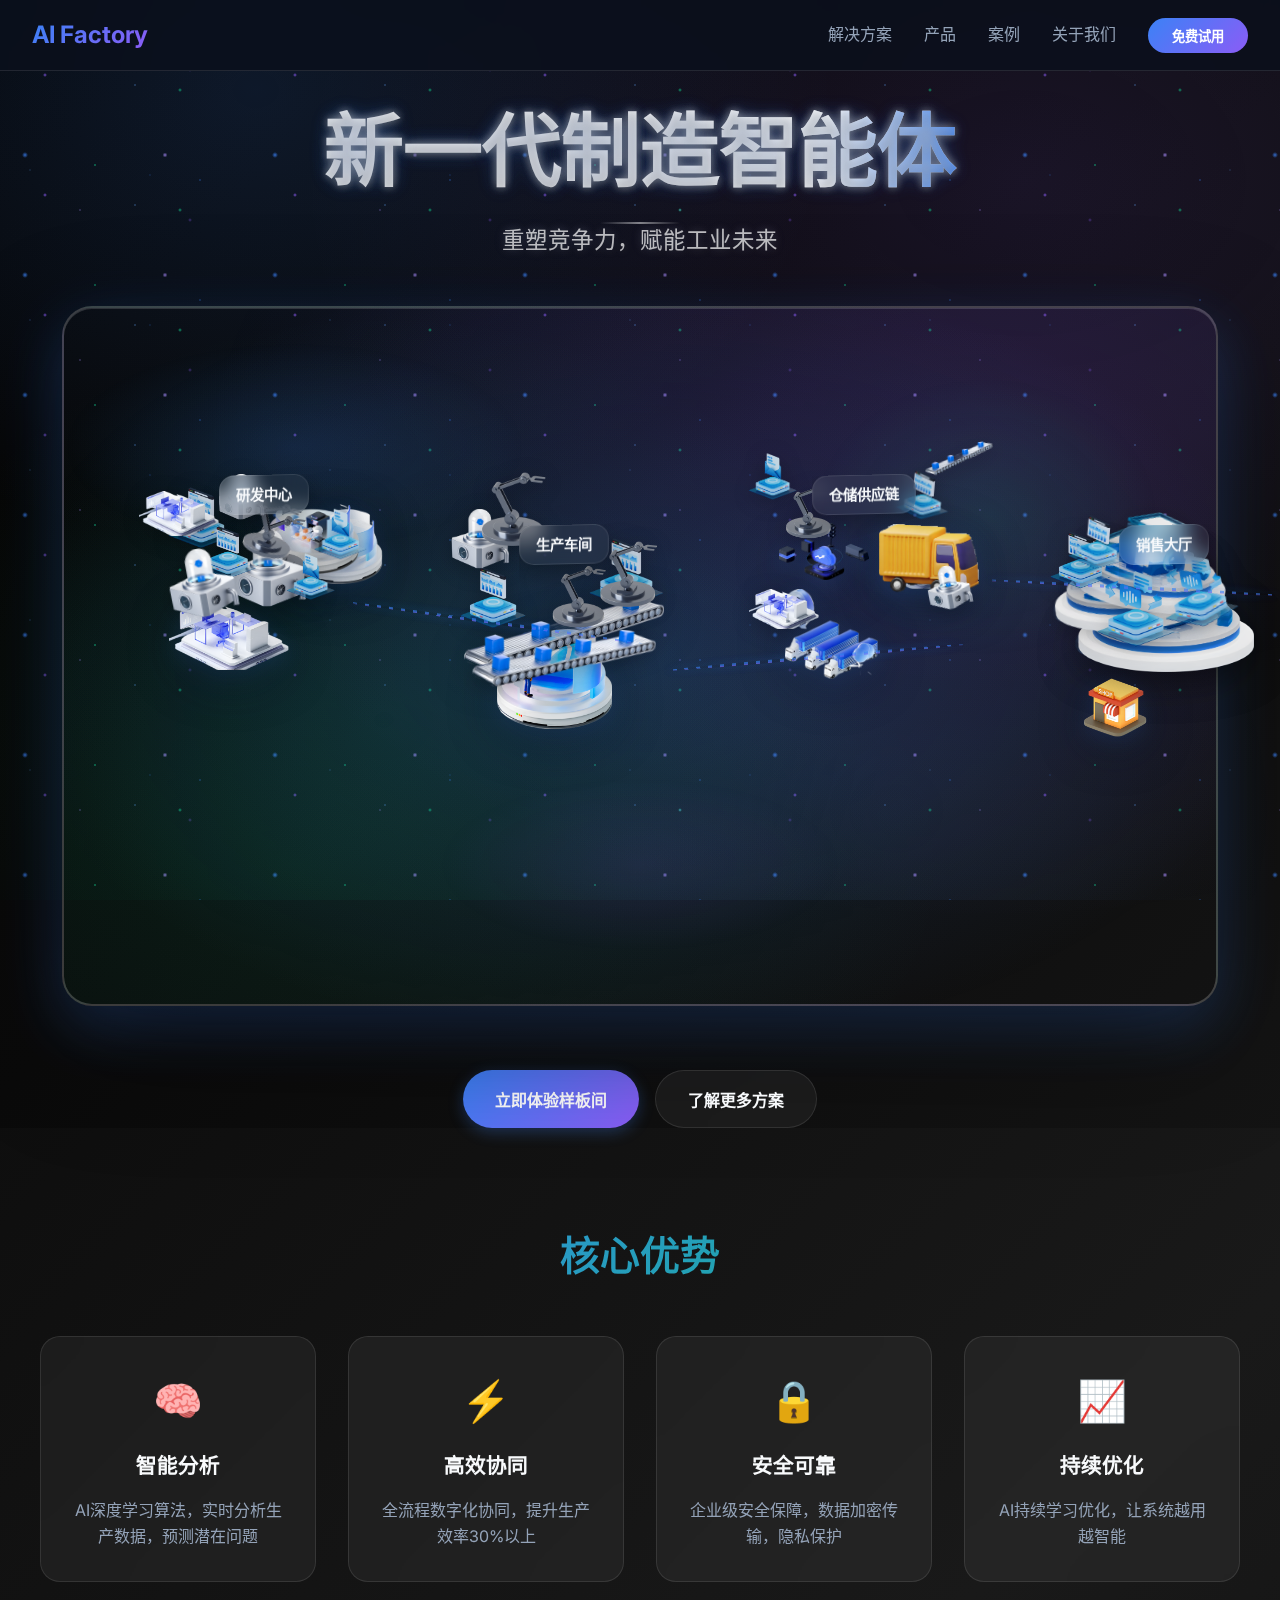
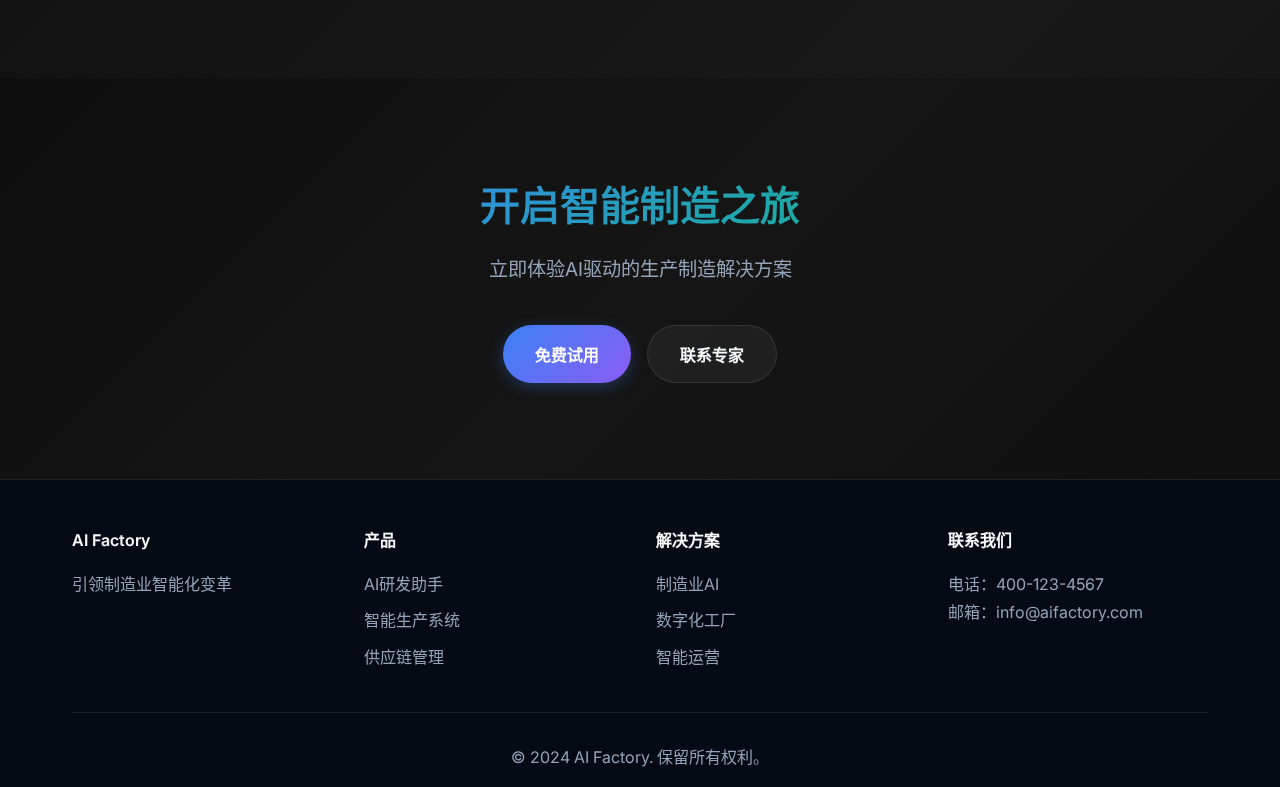
<file: index.html>
<!DOCTYPE html>
<html lang="zh-CN">
<head>
    <meta charset="UTF-8">
    <meta name="viewport" content="width=device-width, initial-scale=1.0">
    <title>生产制造AI解决方案 - 智能工厂2.5D展示</title>
    <link rel="stylesheet" href="styles.css">
    <link href="https://fonts.googleapis.com/css2?family=Inter:wght@300;400;500;600;700&display=swap" rel="stylesheet">
</head>
<body>
    <!-- 星空背景容器 -->
    <div class="starfield-background"></div>
    
    <!-- 主导航 -->
    <nav class="main-nav">
        <div class="nav-container">
            <div class="logo">
                <span class="logo-text">AI Factory</span>
            </div>
            <div class="nav-links">
                <a href="#solutions">解决方案</a>
                <a href="#products">产品</a>
                <a href="#cases">案例</a>
                <a href="#about">关于我们</a>
                <button class="cta-button">免费试用</button>
            </div>
        </div>
    </nav>

    <div class="main-container">
        <!-- 主要展示区域 - 样板间在第一屏 -->
        <section class="hero-showcase">
            <div class="hero-content">
                <h1 class="hero-title" data-text="新一代制造智能体">新一代制造智能体</h1>
                <p class="hero-slogan" data-text="重塑竞争力，赋能工业未来">重塑竞争力，赋能工业未来</p>
            </div>
            
            <!-- 2.5D样板间展示 - 核心位置 -->
            <div class="factory-container">
                <!-- 工厂地面 -->
                <div class="factory-floor"></div>
                
                <!-- 工厂环境光效 -->
                <div class="factory-ambient-light"></div>
            
            <!-- 研发区域 -->
            <div class="work-area research-area" data-area="research">
                <div class="area-label">研发中心</div>
                <!-- 办公桌组 -->
                <div class="office-desk-group">
                    <div class="desk desk-1"></div>
                    <div class="desk desk-2"></div>
                    <div class="desk-chair chair-1"></div>
                    <div class="desk-chair chair-2"></div>
                </div>
                <!-- 设计工作站 -->
                <div class="design-workstation">
                    <div class="large-monitor"></div>
                    <div class="cad-computer"></div>
                    <div class="drawing-tablet"></div>
                </div>
                <!-- 测试台 -->
                <div class="test-bench">
                    <div class="test-equipment"></div>
                    <div class="measuring-tools"></div>
                </div>
                <!-- 新增：机器人的手臂 -->
                <div class="robot-arm"></div>
                <!-- 新增：硬件测试台 -->
                <div class="hardware-test-bench"></div>
                <!-- 新增：数据看板 -->
                <div class="data-dashboard"></div>
                <!-- 新增：邮件系统 -->
                <div class="email-system"></div>
                <!-- 额外设计元素 -->
                <div class="design-workstation-copy design-extra-1"></div>
                <div class="test-bench-copy test-extra-1"></div>
                <!-- 新增：更多研发元素 -->
                <div class="data-dashboard data-dashboard-2"></div>
                <div class="email-system email-system-2"></div>
                <div class="hardware-test-bench hardware-test-bench-2"></div>
                <div class="robot-arm robot-arm-2"></div>
                <!-- 新增：实验室设备 -->
                <div class="lab-equipment lab-equipment-1"></div>
                <div class="lab-equipment lab-equipment-2"></div>
                <!-- 新增：研发工具 -->
                <div class="research-tools research-tools-1"></div>
                <div class="research-tools research-tools-2"></div>
                <!-- 人员 -->
                <div class="person engineer-1"></div>
                <div class="person engineer-2"></div>
                <div class="person researcher-1"></div>
                <div class="person researcher-2"></div>
                <!-- 交互元素 -->
                <div class="interactive-element design-button" 
                     data-ai="design-process" 
                     data-name="设计工艺管理助手" 
                     data-desc="智能工艺设计，优化生产流程，提供CAD/CAM集成、工艺参数优化、设计文档管理等功能">
                    <div class="element-highlight"></div>
                </div>
                <div class="interactive-element testing-button" 
                     data-ai="testing" 
                     data-name="测试助手" 
                     data-desc="智能测试分析，确保产品质量，提供自动化测试、数据分析、质量评估、测试报告生成等功能">
                    <div class="element-highlight"></div>
                </div>
            </div>

            <!-- 生产区域 -->
            <div class="work-area production-area" data-area="production">
                <div class="area-label">生产车间</div>
                <!-- 主要生产线 -->
                <div class="main-production-line">
                    <div class="conveyor-system"></div>
                    <div class="assembly-station station-1"></div>
                    <div class="assembly-station station-2"></div>
                    <div class="assembly-station station-3"></div>
                </div>
                <!-- 新增：工厂传送带 -->
                <div class="factory-conveyor"></div>
                <!-- 工业机器人 -->
                <div class="industrial-robot">
                    <div class="robot-base"></div>
                    <div class="robot-arm"></div>
                    <div class="robot-tool"></div>
                </div>
                <!-- 质检区 -->
                <div class="quality-control-area">
                    <div class="inspection-table"></div>
                    <div class="measurement-device"></div>
                </div>
                <!-- 额外生产元素 -->
                <div class="main-production-line-copy production-extra-1"></div>
                <div class="main-production-line-copy production-extra-2"></div>
                <!-- 新增：生产数据看板 -->
                <div class="production-dashboard"></div>
                <!-- 新增：更多生产元素 -->
                <div class="factory-conveyor factory-conveyor-2"></div>
                <div class="production-dashboard production-dashboard-2"></div>
                <!-- 新增：生产线设备 -->
                <div class="production-equipment production-equipment-1"></div>
                <div class="production-equipment production-equipment-2"></div>
                <!-- 新增：质检设备 -->
                <div class="quality-equipment quality-equipment-1"></div>
                <div class="quality-equipment quality-equipment-2"></div>
                <!-- 新增：机器人设备 -->
                <div class="industrial-robot industrial-robot-2"></div>
                <div class="industrial-robot industrial-robot-3"></div>
                <!-- 操作员 -->
                <div class="person operator-1"></div>
                <div class="person operator-2"></div>
                <div class="person quality-inspector"></div>
                <div class="person operator-3"></div>
                <div class="person operator-4"></div>
                <div class="person supervisor-1"></div>
                <!-- 交互元素 -->
                <div class="interactive-element scheduling-button" 
                     data-ai="production-scheduling" 
                     data-name="智能排产助手" 
                     data-desc="智能排产优化，提升生产效率，提供生产计划制定、设备调度、产能优化、交期预测等功能">
                    <div class="element-highlight"></div>
                </div>
                <div class="interactive-element quality-button" 
                     data-ai="quality-management" 
                     data-name="生产质量管理助手" 
                     data-desc="全面质量管理，保障产品品质，提供质量检测、问题分析、改进建议、质量追溯等功能">
                    <div class="element-highlight"></div>
                </div>
            </div>

            <!-- 供应链区域 -->
            <div class="work-area supply-area" data-area="supply">
                <div class="area-label">仓储供应链</div>
                <!-- 货架系统 -->
                <div class="warehouse-system">
                    <div class="storage-rack rack-1"></div>
                    <div class="storage-rack rack-2"></div>
                    <div class="storage-rack rack-3"></div>
                </div>
                <!-- 叉车和托盘 -->
                <div class="forklift-vehicle"></div>
                <div class="pallet-group">
                    <div class="pallet pallet-1"></div>
                    <div class="pallet pallet-2"></div>
                </div>
                <!-- 发货台 -->
                <div class="shipping-dock">
                    <div class="loading-platform"></div>
                    <div class="delivery-truck"></div>
                </div>
                <!-- 额外供应链元素 -->
                <div class="forklift-vehicle-copy supply-extra-1"></div>
                <div class="shipping-dock-copy supply-extra-2"></div>
                <!-- 新增：更多供应链元素 -->
                <div class="storage-rack rack-4"></div>
                <div class="storage-rack rack-5"></div>
                <div class="pallet pallet-3"></div>
                <div class="pallet pallet-4"></div>
                <div class="forklift-vehicle-copy forklift-2"></div>
                <div class="delivery-truck delivery-truck-2"></div>
                <!-- 新增：仓库设备 -->
                <div class="warehouse-equipment warehouse-equipment-1"></div>
                <div class="warehouse-equipment warehouse-equipment-2"></div>
                <!-- 新增：物流工具 -->
                <div class="logistics-tools logistics-tools-1"></div>
                <div class="logistics-tools logistics-tools-2"></div>
                <!-- 新增：填充空白区域 -->
                <div class="storage-rack rack-6"></div>
                <div class="storage-rack rack-7"></div>
                <div class="pallet pallet-5"></div>
                <div class="pallet pallet-6"></div>
                <div class="warehouse-equipment warehouse-equipment-3"></div>
                <div class="warehouse-equipment warehouse-equipment-4"></div>
                <div class="logistics-tools logistics-tools-3"></div>
                <div class="logistics-tools logistics-tools-4"></div>
                <div class="forklift-vehicle-copy forklift-3"></div>
                <div class="forklift-vehicle-copy forklift-4"></div>
                <div class="delivery-truck delivery-truck-3"></div>
                <div class="delivery-truck delivery-truck-4"></div>
                <!-- 仓库人员 -->
                <div class="person warehouse-worker-1"></div>
                <div class="person warehouse-worker-2"></div>
                <div class="person logistics-worker-1"></div>
                <div class="person logistics-worker-2"></div>
                <!-- 交互元素 -->
                <div class="interactive-element inventory-button" 
                     data-ai="inventory-warning" 
                     data-name="库存风险预警助手" 
                     data-desc="智能库存监控，预防断货风险，提供库存监控、需求预测、预警机制、补货建议等功能">
                    <div class="element-highlight"></div>
                </div>
                <div class="interactive-element logistics-button" 
                     data-ai="logistics" 
                     data-name="物流管理助手" 
                     data-desc="智能物流调度，优化配送效率，提供配送路线规划、运输调度、物流成本优化、实时跟踪等功能">
                    <div class="element-highlight"></div>
                </div>
            </div>

            <!-- 销售展示区域 -->
            <div class="work-area sales-area" data-area="sales">
                <div class="area-label">销售大厅</div>
                <!-- 产品展示台 -->
                <div class="product-display-area">
                    <div class="display-pedestal pedestal-1"></div>
                    <div class="display-pedestal pedestal-2"></div>
                    <div class="display-pedestal pedestal-3"></div>
                </div>
                <!-- 新增：商品展示 -->
                <div class="product-showcase"></div>
                <!-- 新增：客服中心 -->
                <div class="customer-service-center"></div>
                <!-- 新增：销售数据看板 -->
                <div class="sales-dashboard"></div>
                <!-- 会议桌 -->
                <div class="conference-table">
                    <div class="meeting-table"></div>
                    <div class="conference-chairs"></div>
                </div>
                <!-- 大屏展示 -->
                <div class="presentation-wall">
                    <div class="large-screen"></div>
                    <div class="control-panel"></div>
                </div>
                <!-- 新增：更多销售元素 -->
                <div class="product-showcase product-showcase-2"></div>
                <div class="customer-service-center customer-service-2"></div>
                <div class="sales-dashboard sales-dashboard-2"></div>
                <!-- 新增：展示柜台 -->
                <div class="display-counter display-counter-1"></div>
                <div class="display-counter display-counter-2"></div>
                <!-- 新增：销售工具 -->
                <div class="sales-tools sales-tools-1"></div>
                <div class="sales-tools sales-tools-2"></div>
                <!-- 新增：客户接待区 -->
                <div class="customer-lounge customer-lounge-1"></div>
                <div class="customer-lounge customer-lounge-2"></div>
                <!-- 新增：填充空白区域 -->
                <div class="product-showcase product-showcase-3"></div>
                <div class="product-showcase product-showcase-4"></div>
                <div class="customer-service-center customer-service-3"></div>
                <div class="customer-service-center customer-service-4"></div>
                <div class="sales-dashboard sales-dashboard-3"></div>
                <div class="sales-dashboard sales-dashboard-4"></div>
                <div class="display-counter display-counter-3"></div>
                <div class="display-counter display-counter-4"></div>
                <div class="sales-tools sales-tools-3"></div>
                <div class="sales-tools sales-tools-4"></div>
                <div class="customer-lounge customer-lounge-3"></div>
                <div class="customer-lounge customer-lounge-4"></div>
                <!-- 销售人员和客户 -->
                <div class="person sales-manager"></div>
                <div class="person client-1"></div>
                <div class="person client-2"></div>
                <div class="person sales-rep-1"></div>
                <div class="person sales-rep-2"></div>
                <div class="person client-3"></div>
                <!-- 交互元素 -->
                <div class="interactive-element intelligence-button" 
                     data-ai="customer-intelligence" 
                     data-name="客户情报助手" 
                     data-desc="深度客户分析，助力精准营销，提供客户行为分析、市场趋势分析、竞争对手情报、营销策略建议等功能">
                    <div class="element-highlight"></div>
                </div>
                <div class="interactive-element sales-service-button" 
                     data-ai="sales-service" 
                     data-name="产品销售客服" 
                     data-desc="智能客服服务，提升客户体验，提供产品咨询、订单处理、技术支持、售后服务等功能">
                    <div class="element-highlight"></div>
                </div>
            </div>

            <!-- 售后服务区域 -->
            <div class="work-area support-area" data-area="support">
                <div class="area-label">售服中心</div>
                <!-- 维修工作台 -->
                <div class="repair-workbench">
                    <div class="main-workbench"></div>
                    <div class="tool-cabinet"></div>
                    <div class="parts-storage"></div>
                </div>
                <!-- 客服台 -->
                <div class="customer-service-desk">
                    <div class="service-counter"></div>
                    <div class="computer-setup"></div>
                    <div class="phone-system"></div>
                </div>
                <!-- 新增：售后数据看板 -->
                <div class="support-dashboard"></div>
                <!-- 新增：售后邮件系统 -->
                <div class="support-email-system"></div>
                <!-- 培训区 -->
                <div class="training-corner">
                    <div class="training-table"></div>
                    <div class="instruction-board"></div>
                </div>
                <!-- 新增：更多售后元素 -->
                <div class="support-dashboard-copy support-dashboard-2"></div>
                <div class="support-email-system-copy support-email-2"></div>
                <div class="support-dashboard-copy support-dashboard-3"></div>
                <div class="support-email-system-copy support-email-3"></div>
                <!-- 新增：工具架 -->
                <div class="tool-rack tool-rack-1"></div>
                <div class="tool-rack tool-rack-2"></div>
                <!-- 新增：零件架 -->
                <div class="parts-shelf parts-shelf-1"></div>
                <div class="parts-shelf parts-shelf-2"></div>
                <!-- 新增：维修设备 -->
                <div class="repair-equipment repair-equipment-1"></div>
                <div class="repair-equipment repair-equipment-2"></div>
                <!-- 新增：客服工作台 -->
                <div class="service-workstation service-workstation-1"></div>
                <div class="service-workstation service-workstation-2"></div>
                <!-- 技术人员 -->
                <div class="person technician-1"></div>
                <div class="person technician-2"></div>
                <div class="person service-rep"></div>
                <div class="person technician-3"></div>
                <div class="person service-rep-2"></div>
                <!-- 交互元素 -->
                <div class="interactive-element repair-button" 
                     data-ai="repair-knowledge" 
                     data-name="设备维修知识助手" 
                     data-desc="智能维修指导，快速解决问题，提供设备故障诊断、维修指导、技术培训、知识库管理等功能">
                    <div class="element-highlight"></div>
                </div>
                <div class="interactive-element work-order-button" 
                     data-ai="work-order" 
                     data-name="工单管理助手" 
                     data-desc="智能工单处理，提升服务效率，提供工单创建、分配、跟踪、完成、统计分析等功能">
                    <div class="element-highlight"></div>
                </div>
            </div>

            <!-- 流程虚线连接 -->
            <div class="process-lines">
                <!-- 研发到生产：从机器人的手臂到工厂传送带 -->
                <div class="dashed-line line-1"></div>
                <!-- 生产到供应链：从工厂传送带到配送卡车 -->
                <div class="dashed-line line-2"></div>
                <!-- 供应链到销售：从配送卡车到商品展示 -->
                <div class="dashed-line line-3"></div>
                <!-- 销售到售后：从客服中心到售后数据看板 -->
                <div class="dashed-line line-4"></div>
            </div>
            
            <!-- 悬浮信息卡片 -->
            <div class="info-card" id="info-card">
                <div class="card-header">
                    <div class="card-avatar" id="card-avatar">
                        <img src="./UI素材/头像.png" alt="AI助手头像">
                    </div>
                    <div class="card-info">
                        <div class="card-title-row">
                            <h3 class="info-card-title" id="card-title"></h3>
                            <span class="card-tag" id="card-tag"></span>
                        </div>
                        <p class="info-card-desc" id="card-desc"></p>
                    </div>
                </div>
                <div class="card-features">
                    <h4 class="features-title">Agent特性</h4>
                    <ul class="features-list" id="features-list"></ul>
                </div>
                <a href="#" class="info-card-action" id="card-action">立即体验</a>
            </div>
        </div>

            </div>
            
            <!-- 操作按钮区域 -->
            <div class="hero-actions">
                <button class="primary-button">立即体验样板间</button>
                <button class="secondary-button">了解更多方案</button>
            </div>
        </section>

        <!-- 特性展示区域 -->
        <section class="features-section">
            <div class="features-container">
                <h2 class="section-title">核心优势</h2>
                <div class="features-grid">
                    <div class="feature-card">
                        <div class="feature-icon">🧠</div>
                        <h3>智能分析</h3>
                        <p>AI深度学习算法，实时分析生产数据，预测潜在问题</p>
                    </div>
                    <div class="feature-card">
                        <div class="feature-icon">⚡</div>
                        <h3>高效协同</h3>
                        <p>全流程数字化协同，提升生产效率30%以上</p>
                    </div>
                    <div class="feature-card">
                        <div class="feature-icon">🔒</div>
                        <h3>安全可靠</h3>
                        <p>企业级安全保障，数据加密传输，隐私保护</p>
                    </div>
                    <div class="feature-card">
                        <div class="feature-icon">📈</div>
                        <h3>持续优化</h3>
                        <p>AI持续学习优化，让系统越用越智能</p>
                    </div>
                </div>
            </div>
        </section>

        <!-- 联系我们区域 -->
        <section class="contact-section">
            <div class="contact-container">
                <h2 class="section-title">开启智能制造之旅</h2>
                <p class="contact-subtitle">立即体验AI驱动的生产制造解决方案</p>
                <div class="contact-buttons">
                    <button class="primary-button">免费试用</button>
                    <button class="secondary-button">联系专家</button>
                </div>
            </div>
        </section>

        <!-- AI助手信息卡片 -->
        <div class="ai-card" id="ai-card">
            <div class="card-header">
                <h4 id="ai-title"></h4>
                <button class="close-btn">&times;</button>
            </div>
            <div class="card-content">
                <p id="ai-description"></p>
                <div class="ai-features">
                    <h5>主要功能：</h5>
                    <ul id="ai-features-list"></ul>
                </div>
            </div>
        </div>
    </div>

    <!-- 页脚 -->
    <footer class="main-footer">
        <div class="footer-container">
            <div class="footer-content">
                <div class="footer-section">
                    <h4>AI Factory</h4>
                    <p>引领制造业智能化变革</p>
                </div>
                <div class="footer-section">
                    <h4>产品</h4>
                    <a href="#">AI研发助手</a>
                    <a href="#">智能生产系统</a>
                    <a href="#">供应链管理</a>
                </div>
                <div class="footer-section">
                    <h4>解决方案</h4>
                    <a href="#">制造业AI</a>
                    <a href="#">数字化工厂</a>
                    <a href="#">智能运营</a>
                </div>
                <div class="footer-section">
                    <h4>联系我们</h4>
                    <p>电话：400-123-4567</p>
                    <p>邮箱：info@aifactory.com</p>
                </div>
            </div>
            <div class="footer-bottom">
                <p>&copy; 2024 AI Factory. 保留所有权利。</p>
            </div>
        </div>
    </footer>

    <script src="script.js"></script>
</body>
</html>
</file>
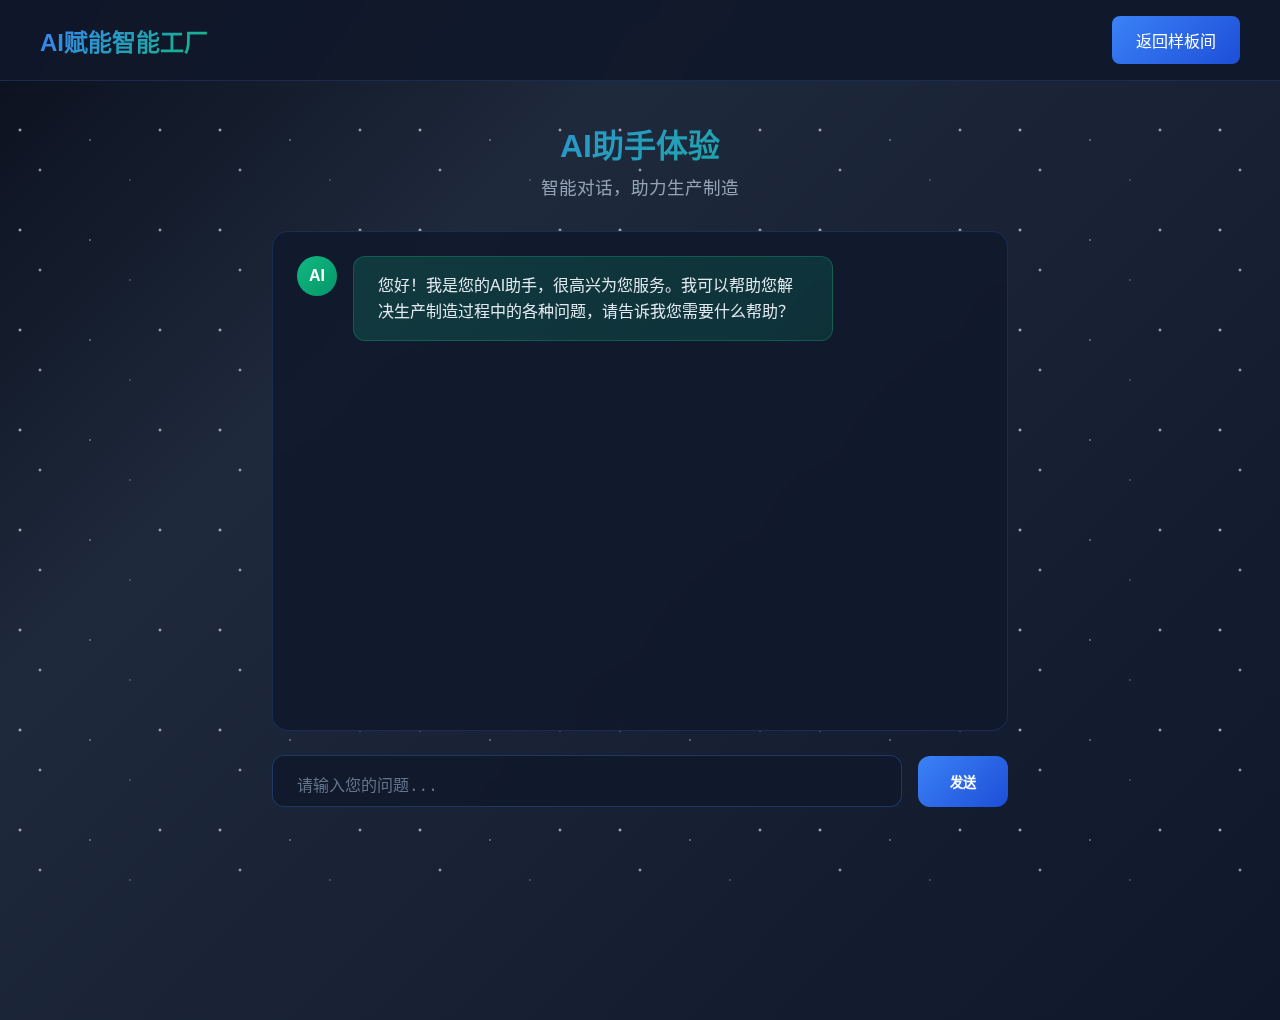
<file: chat.html>
<!DOCTYPE html>
<html lang="zh-CN">
<head>
    <meta charset="UTF-8">
    <meta name="viewport" content="width=device-width, initial-scale=1.0">
    <title>AI助手体验 - 生产制造样板间</title>
    <style>
        * {
            margin: 0;
            padding: 0;
            box-sizing: border-box;
        }

        body {
            font-family: 'PingFang SC', 'Microsoft YaHei', sans-serif;
            background: linear-gradient(135deg, #0a0f1c 0%, #1e293b 30%, #0f172a 100%);
            color: #e2e8f0;
            min-height: 100vh;
            overflow-x: hidden;
        }

        /* 星空背景 */
        body::before {
            content: '';
            position: fixed;
            top: 0;
            left: 0;
            width: 100%;
            height: 100%;
            background-image: 
                radial-gradient(2px 2px at 20px 30px, #eee, transparent),
                radial-gradient(2px 2px at 40px 70px, rgba(255,255,255,0.8), transparent),
                radial-gradient(1px 1px at 90px 40px, #fff, transparent),
                radial-gradient(1px 1px at 130px 80px, rgba(255,255,255,0.6), transparent),
                radial-gradient(2px 2px at 160px 30px, #ddd, transparent);
            background-repeat: repeat;
            background-size: 200px 100px;
            animation: stars 20s linear infinite;
            z-index: -1;
        }

        @keyframes stars {
            0% { transform: translateY(0); }
            100% { transform: translateY(-100px); }
        }

        /* 导航栏 */
        .nav-bar {
            background: rgba(15, 23, 42, 0.9);
            backdrop-filter: blur(20px);
            border-bottom: 1px solid rgba(59, 130, 246, 0.2);
            padding: 1rem 2rem;
            position: fixed;
            top: 0;
            left: 0;
            right: 0;
            z-index: 100;
        }

        .nav-content {
            display: flex;
            justify-content: space-between;
            align-items: center;
            max-width: 1200px;
            margin: 0 auto;
        }

        .nav-title {
            font-size: 1.5rem;
            font-weight: 600;
            background: linear-gradient(135deg, #3b82f6, #10b981);
            -webkit-background-clip: text;
            -webkit-text-fill-color: transparent;
            background-clip: text;
        }

        .back-btn {
            background: linear-gradient(135deg, #3b82f6, #1d4ed8);
            color: white;
            border: none;
            padding: 0.75rem 1.5rem;
            border-radius: 8px;
            font-weight: 500;
            cursor: pointer;
            transition: all 0.3s ease;
            text-decoration: none;
            display: inline-block;
        }

        .back-btn:hover {
            transform: translateY(-2px);
            box-shadow: 0 8px 25px rgba(59, 130, 246, 0.3);
        }

        /* 聊天容器 */
        .chat-container {
            max-width: 800px;
            margin: 120px auto 20px;
            padding: 0 2rem;
        }

        .chat-header {
            text-align: center;
            margin-bottom: 2rem;
        }

        .ai-title {
            font-size: 2rem;
            font-weight: 700;
            margin-bottom: 0.5rem;
            background: linear-gradient(135deg, #3b82f6, #10b981);
            -webkit-background-clip: text;
            -webkit-text-fill-color: transparent;
            background-clip: text;
        }

        .ai-subtitle {
            color: #94a3b8;
            font-size: 1.1rem;
        }

        /* 聊天区域 */
        .chat-area {
            background: rgba(15, 23, 42, 0.8);
            backdrop-filter: blur(20px);
            border: 1px solid rgba(59, 130, 246, 0.2);
            border-radius: 16px;
            height: 500px;
            overflow-y: auto;
            padding: 1.5rem;
            margin-bottom: 1.5rem;
        }

        .message {
            margin-bottom: 1.5rem;
            display: flex;
            align-items: flex-start;
            gap: 1rem;
        }

        .message.user {
            flex-direction: row-reverse;
        }

        .avatar {
            width: 40px;
            height: 40px;
            border-radius: 50%;
            display: flex;
            align-items: center;
            justify-content: center;
            font-weight: 600;
            flex-shrink: 0;
        }

        .avatar.user {
            background: linear-gradient(135deg, #3b82f6, #1d4ed8);
            color: white;
        }

        .avatar.ai {
            background: linear-gradient(135deg, #10b981, #059669);
            color: white;
        }

        .message-content {
            background: rgba(51, 65, 85, 0.6);
            padding: 1rem 1.5rem;
            border-radius: 12px;
            max-width: 70%;
            line-height: 1.6;
        }

        .message.user .message-content {
            background: linear-gradient(135deg, rgba(59, 130, 246, 0.2), rgba(29, 78, 216, 0.2));
            border: 1px solid rgba(59, 130, 246, 0.3);
        }

        .message.ai .message-content {
            background: linear-gradient(135deg, rgba(16, 185, 129, 0.2), rgba(5, 150, 105, 0.2));
            border: 1px solid rgba(16, 185, 129, 0.3);
        }

        /* 输入区域 */
        .input-area {
            display: flex;
            gap: 1rem;
            align-items: flex-end;
        }

        .message-input {
            flex: 1;
            background: rgba(15, 23, 42, 0.8);
            border: 1px solid rgba(59, 130, 246, 0.3);
            border-radius: 12px;
            padding: 1rem 1.5rem;
            color: #e2e8f0;
            font-size: 1rem;
            resize: none;
            min-height: 50px;
            max-height: 120px;
            backdrop-filter: blur(20px);
        }

        .message-input:focus {
            outline: none;
            border-color: #3b82f6;
            box-shadow: 0 0 0 3px rgba(59, 130, 246, 0.1);
        }

        .message-input::placeholder {
            color: #64748b;
        }

        .send-btn {
            background: linear-gradient(135deg, #3b82f6, #1d4ed8);
            color: white;
            border: none;
            padding: 1rem 2rem;
            border-radius: 12px;
            font-weight: 600;
            cursor: pointer;
            transition: all 0.3s ease;
            flex-shrink: 0;
        }

        .send-btn:hover {
            transform: translateY(-2px);
            box-shadow: 0 8px 25px rgba(59, 130, 246, 0.3);
        }

        .send-btn:disabled {
            opacity: 0.6;
            cursor: not-allowed;
            transform: none;
        }

        /* 滚动条样式 */
        .chat-area::-webkit-scrollbar {
            width: 6px;
        }

        .chat-area::-webkit-scrollbar-track {
            background: rgba(15, 23, 42, 0.3);
            border-radius: 3px;
        }

        .chat-area::-webkit-scrollbar-thumb {
            background: linear-gradient(135deg, #3b82f6, #10b981);
            border-radius: 3px;
        }

        .chat-area::-webkit-scrollbar-thumb:hover {
            background: linear-gradient(135deg, #1d4ed8, #059669);
        }

        @media (max-width: 768px) {
            .chat-container {
                padding: 0 1rem;
                margin-top: 100px;
            }
            
            .nav-content {
                padding: 0 1rem;
            }
            
            .message-content {
                max-width: 85%;
            }
        }
    </style>
</head>
<body>
    <!-- 导航栏 -->
    <nav class="nav-bar">
        <div class="nav-content">
            <div class="nav-title">AI赋能智能工厂</div>
            <a href="index.html" class="back-btn">返回样板间</a>
        </div>
    </nav>

    <!-- 聊天容器 -->
    <div class="chat-container">
        <div class="chat-header">
            <h1 class="ai-title" id="ai-name">AI助手体验</h1>
            <p class="ai-subtitle" id="ai-description">智能对话，助力生产制造</p>
        </div>

        <!-- 聊天区域 -->
        <div class="chat-area" id="chat-area">
            <div class="message ai">
                <div class="avatar ai">AI</div>
                <div class="message-content">
                    您好！我是您的AI助手，很高兴为您服务。我可以帮助您解决生产制造过程中的各种问题，请告诉我您需要什么帮助？
                </div>
            </div>
        </div>

        <!-- 输入区域 -->
        <div class="input-area">
            <textarea 
                class="message-input" 
                id="message-input"
                placeholder="请输入您的问题..."
                rows="1"
            ></textarea>
            <button class="send-btn" id="send-btn">发送</button>
        </div>
    </div>

    <script>
        // 获取页面参数
        const urlParams = new URLSearchParams(window.location.search);
        const aiType = urlParams.get('type') || 'default';
        const aiName = urlParams.get('name') || 'AI助手';

        // AI助手配置
        const aiConfigs = {
            'design-process': {
                name: '设计工艺管理助手',
                description: '智能工艺设计，优化生产流程',
                welcome: '您好！我是设计工艺管理助手。我可以帮助您进行产品设计、工艺规划、技术文档管理等工作。请告诉我您的设计需求。'
            },
            'testing': {
                name: '测试助手',
                description: '智能测试分析，确保产品质量',
                welcome: '您好！我是测试助手。我可以协助您进行产品测试、数据分析、质量评估等工作。请告诉我您的测试需求。'
            },
            'production-scheduling': {
                name: '智能排产助手',
                description: '智能排产优化，提升生产效率',
                welcome: '您好！我是智能排产助手。我可以帮助您进行生产计划制定、设备调度、产能优化等工作。请告诉我您的排产需求。'
            },
            'quality-management': {
                name: '生产质量管理助手',
                description: '全面质量管理，保障产品品质',
                welcome: '您好！我是生产质量管理助手。我可以协助您进行质量检测、问题分析、改进建议等工作。请告诉我您的质量管理需求。'
            },
            'inventory-warning': {
                name: '库存风险预警助手',
                description: '智能库存监控，预防断货风险',
                welcome: '您好！我是库存风险预警助手。我可以帮助您监控库存水平、预测需求、预警风险等工作。请告诉我您的库存管理需求。'
            },
            'logistics': {
                name: '物流管理助手',
                description: '智能物流调度，优化配送效率',
                welcome: '您好！我是物流管理助手。我可以协助您进行配送路线规划、运输调度、物流成本优化等工作。请告诉我您的物流需求。'
            },
            'customer-intelligence': {
                name: '客户情报助手',
                description: '深度客户分析，助力精准营销',
                welcome: '您好！我是客户情报助手。我可以帮助您分析客户行为、市场趋势、竞争对手情报等工作。请告诉我您的客户分析需求。'
            },
            'sales-service': {
                name: '产品销售客服',
                description: '智能客服服务，提升客户体验',
                welcome: '您好！我是产品销售客服。我可以帮助您解答产品问题、处理订单、提供技术支持等服务。请告诉我您的需求。'
            },
            'repair-knowledge': {
                name: '设备维修知识助手',
                description: '智能维修指导，快速解决问题',
                welcome: '您好！我是设备维修知识助手。我可以帮助您进行设备故障诊断、维修指导、技术培训等工作。请告诉我您的维修需求。'
            },
            'work-order': {
                name: '工单管理助手',
                description: '智能工单处理，提升服务效率',
                welcome: '您好！我是工单管理助手。我可以帮助您进行工单创建、分配、跟踪、完成等工作。请告诉我您的工单管理需求。'
            }
        };

        // 设置页面标题和描述
        const config = aiConfigs[aiType] || aiConfigs['default'];
        document.getElementById('ai-name').textContent = config.name;
        document.getElementById('ai-description').textContent = config.description;

        // 更新欢迎消息
        const welcomeMessage = document.querySelector('.message.ai .message-content');
        welcomeMessage.textContent = config.welcome;

        // 聊天功能
        const chatArea = document.getElementById('chat-area');
        const messageInput = document.getElementById('message-input');
        const sendBtn = document.getElementById('send-btn');

        // 自动调整输入框高度
        messageInput.addEventListener('input', function() {
            this.style.height = 'auto';
            this.style.height = Math.min(this.scrollHeight, 120) + 'px';
        });

        // 发送消息
        function sendMessage() {
            const message = messageInput.value.trim();
            if (!message) return;

            // 添加用户消息
            addMessage(message, 'user');
            messageInput.value = '';
            messageInput.style.height = 'auto';

            // 模拟AI回复
            setTimeout(() => {
                const responses = [
                    '我理解您的需求，让我为您分析一下...',
                    '这是一个很好的问题，根据我的分析...',
                    '基于当前的系统数据，我建议...',
                    '我已经为您准备好了解决方案...',
                    '这个问题我可以帮您解决，具体步骤是...'
                ];
                const randomResponse = responses[Math.floor(Math.random() * responses.length)];
                addMessage(randomResponse, 'ai');
            }, 1000);
        }

        // 添加消息到聊天区域
        function addMessage(content, type) {
            const messageDiv = document.createElement('div');
            messageDiv.className = `message ${type}`;
            
            messageDiv.innerHTML = `
                <div class="avatar ${type}">${type === 'user' ? '我' : 'AI'}</div>
                <div class="message-content">${content}</div>
            `;
            
            chatArea.appendChild(messageDiv);
            chatArea.scrollTop = chatArea.scrollHeight;
        }

        // 事件监听
        sendBtn.addEventListener('click', sendMessage);
        messageInput.addEventListener('keypress', function(e) {
            if (e.key === 'Enter' && !e.shiftKey) {
                e.preventDefault();
                sendMessage();
            }
        });

        // 回车发送，Shift+回车换行
        messageInput.addEventListener('keydown', function(e) {
            if (e.key === 'Enter' && !e.shiftKey) {
                e.preventDefault();
                sendMessage();
            }
        });
    </script>
</body>
</html>
</file>
<file: styles.css>
/* ===== 重置和基础样式 ===== */
* {
    margin: 0;
    padding: 0;
    box-sizing: border-box;
}

:root {
    --primary-blue: #3b82f6;
    --primary-purple: #8b5cf6;
    --primary-green: #10b981;
    --bg-dark: #0a0f1c;
    --bg-darker: #050a14;
    --text-light: #f8fafc;
    --text-gray: #94a3b8;
    --text-dark: #1e293b;
    --accent-blue: #60a5fa;
    --accent-purple: #a78bfa;
    --glass-bg: rgba(255, 255, 255, 0.05);
    --glass-border: rgba(255, 255, 255, 0.1);
}

html {
    scroll-behavior: smooth;
}

body {
    font-family: 'Inter', 'Microsoft YaHei', sans-serif;
    background: linear-gradient(135deg, #050505 0%, #0a0a0a 30%, #151515 70%, #0d0d0d 100%);
    color: var(--text-light);
    overflow-x: hidden;
    line-height: 1.6;
}

/* ===== 星空背景效果 ===== */
.starfield-background {
    position: fixed;
    top: 0;
    left: 0;
    width: 100%;
    height: 100%;
    z-index: -2;
    background: 
        radial-gradient(ellipse at 20% 10%, rgba(59, 130, 246, 0.15) 0%, transparent 40%),
        radial-gradient(ellipse at 80% 20%, rgba(139, 92, 246, 0.12) 0%, transparent 50%),
        radial-gradient(ellipse at 30% 80%, rgba(16, 185, 129, 0.1) 0%, transparent 40%),
        radial-gradient(ellipse at 70% 90%, rgba(96, 165, 250, 0.08) 0%, transparent 30%);
}

.starfield-background::before {
    content: '';
    position: absolute;
    top: 0;
    left: 0;
    width: 100%;
    height: 100%;
    background-image: 
        radial-gradient(3px 3px at 25px 35px, #3b82f6, transparent),
        radial-gradient(2px 2px at 45px 75px, #8b5cf6, transparent),
        radial-gradient(1.5px 1.5px at 95px 45px, #10b981, transparent),
        radial-gradient(1px 1px at 135px 85px, #60a5fa, transparent),
        radial-gradient(2.5px 2.5px at 165px 35px, #a78bfa, transparent),
        radial-gradient(1px 1px at 200px 60px, #3b82f6, transparent),
        radial-gradient(2px 2px at 180px 90px, #10b981, transparent);
    background-repeat: repeat;
    background-size: 250px 120px;
    animation: starfield-fast 8s linear infinite;
    opacity: 0.8;
}

.starfield-background::after {
    content: '';
    position: absolute;
    top: 0;
    left: 0;
    width: 100%;
    height: 100%;
    background-image: 
        radial-gradient(1px 1px at 30px 20px, #60a5fa, transparent),
        radial-gradient(1.5px 1.5px at 80px 60px, #a78bfa, transparent),
        radial-gradient(1px 1px at 150px 25px, #3b82f6, transparent),
        radial-gradient(2px 2px at 190px 70px, #8b5cf6, transparent);
    background-repeat: repeat;
    background-size: 300px 150px;
    animation: starfield-slow 15s linear infinite;
    opacity: 0.4;
}

@keyframes starfield-fast {
    0% { transform: translateY(0) translateX(0); }
    100% { transform: translateY(-120px) translateX(-30px); }
}

@keyframes starfield-slow {
    0% { transform: translateY(0) translateX(0); }
    100% { transform: translateY(-150px) translateX(20px); }
}

@keyframes starfield {
    0% { transform: translateY(0); }
    100% { transform: translateY(-100px); }
}

/* ===== 主导航样式 ===== */
.main-nav {
    position: fixed;
    top: 0;
    left: 0;
    right: 0;
    z-index: 1000;
    backdrop-filter: blur(20px);
    background: rgba(10, 15, 28, 0.8);
    border-bottom: 1px solid var(--glass-border);
}

.nav-container {
    max-width: 1400px;
    margin: 0 auto;
    padding: 0 2rem;
    display: flex;
    align-items: center;
    justify-content: space-between;
    height: 70px;
}

.logo-text {
    font-size: 1.5rem;
    font-weight: 700;
    background: linear-gradient(135deg, var(--primary-blue), var(--primary-purple));
    -webkit-background-clip: text;
    -webkit-text-fill-color: transparent;
    background-clip: text;
}

.nav-links {
    display: flex;
    align-items: center;
    gap: 2rem;
}

.nav-links a {
    color: var(--text-gray);
    text-decoration: none;
    font-weight: 500;
    transition: color 0.3s ease;
}

.nav-links a:hover {
    color: var(--text-light);
}

.cta-button {
    background: linear-gradient(135deg, var(--primary-blue), var(--primary-purple));
    color: white;
    border: none;
    padding: 0.5rem 1.5rem;
    border-radius: 25px;
    font-weight: 600;
    cursor: pointer;
    transition: transform 0.3s ease, box-shadow 0.3s ease;
}

.cta-button:hover {
    transform: translateY(-2px);
    box-shadow: 0 10px 25px rgba(59, 130, 246, 0.3);
}

/* ===== 主容器 ===== */
.main-container {
    padding-top: 70px;
}

/* ===== 主要展示区域 ===== */
.hero-showcase {
    min-height: 100vh;
    display: flex;
    flex-direction: column;
    align-items: center;
    justify-content: center;
    position: relative;
    padding: 2rem;
    gap: 2rem;
}

.hero-content {
    max-width: 800px;
    z-index: 10;
    text-align: center;
    margin-bottom: 1rem;
}

.hero-title {
    font-size: clamp(3.5rem, 8vw, 5rem);
    font-weight: 800;
    margin-bottom: 1.5rem;
    line-height: 1.2;
    letter-spacing: -1px;
    position: relative;
    color: rgba(255, 255, 255, 0.9);
    text-shadow: 
        0 0 10px rgba(255, 255, 255, 0.3),
        0 0 20px rgba(59, 130, 246, 0.2),
        0 2px 8px rgba(0, 0, 0, 0.3);
}

.hero-title::after {
    content: attr(data-text);
    position: absolute;
    top: 0;
    left: 0;
    right: 0;
    bottom: 0;
    background: linear-gradient(90deg, 
        transparent 0%, 
        transparent 20%, 
        rgba(255, 255, 255, 0.3) 30%, 
        rgba(255, 255, 255, 0.9) 40%, 
        rgba(59, 130, 246, 0.9) 50%, 
        rgba(255, 255, 255, 0.9) 60%, 
        rgba(255, 255, 255, 0.3) 70%, 
        transparent 80%, 
        transparent 100%);
    background-size: 200% 100%;
    background-clip: text;
    -webkit-background-clip: text;
    -webkit-text-fill-color: transparent;
    animation: light-sweep 4s ease-in-out infinite;
}

.hero-slogan {
    font-size: 1.4rem;
    color: rgba(255, 255, 255, 0.7);
    font-weight: 400;
    line-height: 1.6;
    margin: 0 auto;
    max-width: 600px;
    letter-spacing: 1px;
    text-shadow: 
        0 0 8px rgba(255, 255, 255, 0.2),
        0 0 16px rgba(59, 130, 246, 0.1),
        0 2px 6px rgba(0, 0, 0, 0.3);
    position: relative;
}

.hero-slogan::after {
    content: attr(data-text);
    position: absolute;
    top: 0;
    left: 0;
    right: 0;
    bottom: 0;
    background: linear-gradient(90deg, 
        transparent 0%, 
        transparent 25%, 
        rgba(255, 255, 255, 0.2) 35%, 
        rgba(255, 255, 255, 0.7) 45%, 
        rgba(59, 130, 246, 0.7) 50%, 
        rgba(255, 255, 255, 0.7) 55%, 
        rgba(255, 255, 255, 0.2) 65%, 
        transparent 75%, 
        transparent 100%);
    background-size: 200% 100%;
    background-clip: text;
    -webkit-background-clip: text;
    -webkit-text-fill-color: transparent;
    animation: light-sweep 5s ease-in-out infinite;
}

.hero-slogan::after {
    content: '';
    position: absolute;
    bottom: -15px;
    left: 50%;
    transform: translateX(-50%);
    width: 80px;
    height: 2px;
    background: linear-gradient(90deg, transparent, rgba(255, 255, 255, 0.6), transparent);
    opacity: 0.8;
    animation: shine 4s linear infinite;
}

@keyframes shine {
    0% {
        background-position: 100%;
    }
    100% {
        background-position: -100%;
    }
}

@keyframes light-sweep {
    0% {
        background-position: -200%;
        filter: drop-shadow(0 0 5px rgba(59, 130, 246, 0.3));
    }
    25% {
        filter: drop-shadow(0 0 15px rgba(59, 130, 246, 0.8));
    }
    50% {
        background-position: 0%;
        filter: drop-shadow(0 0 20px rgba(59, 130, 246, 1));
    }
    75% {
        filter: drop-shadow(0 0 15px rgba(59, 130, 246, 0.8));
    }
    100% {
        background-position: 200%;
        filter: drop-shadow(0 0 5px rgba(59, 130, 246, 0.3));
    }
}

.hero-actions {
    display: flex;
    gap: 1rem;
    justify-content: center;
    flex-wrap: wrap;
    margin-top: 2rem;
    z-index: 10;
}

.primary-button {
    background: linear-gradient(135deg, var(--primary-blue), var(--primary-purple));
    color: white;
    border: none;
    padding: 1rem 2rem;
    border-radius: 50px;
    font-size: 1rem;
    font-weight: 600;
    cursor: pointer;
    transition: all 0.3s ease;
    box-shadow: 0 4px 15px rgba(59, 130, 246, 0.3);
}

.primary-button:hover {
    transform: translateY(-3px);
    box-shadow: 0 8px 25px rgba(59, 130, 246, 0.4);
}

.secondary-button {
    background: var(--glass-bg);
    color: var(--text-light);
    border: 1px solid var(--glass-border);
    padding: 1rem 2rem;
    border-radius: 50px;
    font-size: 1rem;
    font-weight: 600;
    cursor: pointer;
    transition: all 0.3s ease;
    backdrop-filter: blur(10px);
}

.secondary-button:hover {
    background: rgba(255, 255, 255, 0.1);
    transform: translateY(-2px);
}

/* ===== 通用区域标题 ===== */
.section-title {
    font-size: 2.5rem;
    font-weight: 700;
    margin-bottom: 1rem;
    background: linear-gradient(135deg, var(--primary-blue), var(--primary-green));
    -webkit-background-clip: text;
    -webkit-text-fill-color: transparent;
    background-clip: text;
}

/* ===== 工厂容器 ===== */
.factory-container {
    position: relative;
    width: 95%;
    max-width: 1600px;
    height: 700px;
    transform-style: preserve-3d;
    transform: perspective(2000px) rotateX(12deg) rotateY(-3deg);
    margin: 0 auto;
    background: 
        radial-gradient(ellipse at center, rgba(59, 130, 246, 0.2) 0%, transparent 80%),
        radial-gradient(ellipse at 80% 20%, rgba(139, 92, 246, 0.15) 0%, transparent 60%),
        radial-gradient(ellipse at 20% 80%, rgba(16, 185, 129, 0.1) 0%, transparent 50%);
    border-radius: 30px;
    overflow: visible;
    box-shadow: 
        0 40px 120px rgba(0,0,0,0.4),
        0 20px 60px rgba(59, 130, 246, 0.3),
        inset 0 1px 0 rgba(255,255,255,0.15);
    border: 2px solid rgba(255,255,255,0.2);
}

/* ===== 工厂地面 ===== */
.factory-floor {
    position: absolute;
    bottom: -80px;
    left: 50%;
    transform: translateX(-50%) rotateX(90deg);
    width: 1400px;
    height: 600px;
    background: 
        linear-gradient(135deg, #1e293b 0%, #0f172a 50%, #020617 100%),
        repeating-linear-gradient(90deg, 
            transparent 0px, 
            transparent 58px, 
            rgba(59, 130, 246, 0.25) 60px, 
            rgba(59, 130, 246, 0.25) 62px),
        repeating-linear-gradient(0deg, 
            transparent 0px, 
            transparent 58px, 
            rgba(16, 185, 129, 0.2) 60px, 
            rgba(16, 185, 129, 0.2) 62px);
    box-shadow: 
        inset 0 0 120px rgba(0,0,0,0.6),
        0 0 60px rgba(59, 130, 246, 0.3);
    border-radius: 25px;
}

/* ===== 环境光效 ===== */
.factory-ambient-light {
    position: absolute;
    top: 0;
    left: 0;
    right: 0;
    bottom: 0;
    background: 
        radial-gradient(ellipse 40% 30% at 20% 20%, rgba(59, 130, 246, 0.15) 0%, transparent 50%),
        radial-gradient(ellipse 30% 40% at 80% 30%, rgba(16, 185, 129, 0.12) 0%, transparent 50%),
        radial-gradient(ellipse 35% 25% at 50% 80%, rgba(139, 92, 246, 0.1) 0%, transparent 50%);
    pointer-events: none;
    animation: ambient-pulse 8s ease-in-out infinite;
}

@keyframes ambient-pulse {
    0%, 100% { opacity: 0.6; }
    50% { opacity: 0.9; }
}

/* ===== 工作区域基础样式 ===== */
.work-area {
    position: absolute;
    transform-style: preserve-3d;
    transition: all 0.5s cubic-bezier(0.4, 0, 0.2, 1);
    cursor: pointer;
    z-index: 10;
}

.work-area:hover {
    transform: translateY(-20px) scale(1.05);
    z-index: 150;
}

.area-label {
    position: absolute;
    top: -50px;
    left: 50%;
    transform: translateX(-50%) rotateX(-15deg) rotateY(5deg);
    background: var(--glass-bg);
    backdrop-filter: blur(10px);
    color: var(--text-light);
    padding: 0.5rem 1rem;
    border-radius: 15px;
    font-size: 0.9rem;
    font-weight: 600;
    border: 1px solid var(--glass-border);
    box-shadow: 0 8px 25px rgba(0,0,0,0.3);
    z-index: 200;
    white-space: nowrap;
}

/* ===== 节点位置 ===== */
.research-area {
    bottom: 280px;
    left: 60px;
    width: 280px;
    height: 200px;
}

.production-area {
    bottom: 230px;
    left: 360px;
    width: 280px;
    height: 200px;
}

.supply-area {
    bottom: 280px;
    left: 660px;
    width: 280px;
    height: 200px;
}

.sales-area {
    bottom: 230px;
    left: 960px;
    width: 280px;
    height: 200px;
}

.support-area {
    bottom: 280px;
    left: 1260px;
    width: 280px;
    height: 200px;
}

/* ===== 图片元素样式 ===== */
.office-desk-group,
.design-workstation,
.test-bench,
.main-production-line,
.warehouse-system,
.forklift-vehicle,
.pallet-group,
.shipping-dock,
.product-display-area,
.repair-workbench,
.customer-service-desk {
    position: absolute;
    background-size: contain;
    background-repeat: no-repeat;
    background-position: center;
    border-radius: 10px;
    filter: 
        drop-shadow(0 10px 25px rgba(0,0,0,0.4))
        drop-shadow(0 5px 10px rgba(59, 130, 246, 0.2));
    transition: all 0.3s ease;
    z-index: 5;
}

/* 研发区域元素 */
.office-desk-group {
    bottom: 45px;
    left: 45px;
    width: 120px;
    height: 85px;
    background-image: url('./UI素材/产品设计.png');
}

.design-workstation {
    bottom: 140px;
    left: 170px;
    width: 100px;
    height: 75px;
    background-image: url('./UI素材/产品模型开发.png');
}

.test-bench {
    bottom: 150px;
    right: 45px;
    width: 95px;
    height: 70px;
    background-image: url('./UI素材/产品研发测试.png');
}

/* 生产区域元素 */
.main-production-line {
    bottom: 45px;
    left: 55px;
    width: 150px;
    height: 100px;
    background-image: url('./UI素材/安全生产员.png');
}

/* 供应链区域元素 */
.warehouse-system {
    bottom: 45px;
    left: 45px;
    width: 125px;
    height: 90px;
    background-image: url('./UI素材/供应链物流管理.png');
    z-index: 5;
}

.forklift-vehicle {
    bottom: 140px;
    left: 55px;
    width: 90px;
    height: 65px;
    background-image: url('./UI素材/物流中心.png');
    z-index: 5;
}

.pallet-group {
    bottom: 130px;
    right: 40px;
    width: 85px;
    height: 60px;
    background-image: url('./UI素材/货物分拣.png');
    z-index: 5;
}

.shipping-dock {
    bottom: 130px;
    right: 25px;
    width: 100px;
    height: 70px;
    background-image: url('./UI素材/运货卡车.png');
    animation: truck-movement 8s ease-in-out infinite;
    z-index: 5;
}

/* 销售区域元素 */
.product-display-area {
    bottom: 35px;
    left: 45px;
    width: 90px;
    height: 65px;
    background-image: url('./UI素材/产品销售超市.webp');
}

/* 售后服务区域元素 */
.repair-workbench {
    bottom: 35px;
    left: 35px;
    width: 100px;
    height: 75px;
    background-image: url('./UI素材/服务中心.webp');
}

.customer-service-desk {
    bottom: 110px;
    right: 35px;
    width: 70px;
    height: 50px;
    background-image: url('./UI素材/售后工单.png');
}

/* ===== 新增元素样式 ===== */

/* 研发区域新增元素 */
.robot-arm {
    position: absolute;
    bottom: 140px;
    left: 100px;
    width: 110px;
    height: 75px;
    background-image: url('./UI素材/机器人的手臂.png');
    background-size: contain;
    background-repeat: no-repeat;
    background-position: center;
    filter: drop-shadow(0 8px 20px rgba(0,0,0,0.3));
    z-index: 5;
    animation: robot-arm-move 4s ease-in-out infinite;
}

.hardware-test-bench {
    position: absolute;
    bottom: 110px;
    right: 80px;
    width: 120px;
    height: 85px;
    background-image: url('./UI素材/硬件测试.png');
    background-size: contain;
    background-repeat: no-repeat;
    background-position: center;
    filter: drop-shadow(0 6px 15px rgba(0,0,0,0.25));
    z-index: 5;
    animation: hardware-test-pulse 3s ease-in-out infinite;
}

.data-dashboard {
    position: absolute;
    bottom: 170px;
    left: 25px;
    width: 100px;
    height: 75px;
    background-image: url('./UI素材/数据看板.webp');
    background-size: contain;
    background-repeat: no-repeat;
    background-position: center;
    filter: drop-shadow(0 5px 12px rgba(0,0,0,0.2));
    z-index: 5;
}

.email-system {
    position: absolute;
    bottom: 160px;
    right: 25px;
    width: 80px;
    height: 60px;
    background-image: url('./UI素材/邮件.webp');
    background-size: contain;
    background-repeat: no-repeat;
    background-position: center;
    filter: drop-shadow(0 4px 10px rgba(0,0,0,0.2));
    z-index: 5;
}

/* 生产区域新增元素 */
.factory-conveyor {
    position: absolute;
    bottom: 100px;
    left: 40px;
    width: 200px;
    height: 80px;
    background-image: url('./UI素材/工厂传送带.png');
    background-size: contain;
    background-repeat: no-repeat;
    background-position: center;
    filter: drop-shadow(0 8px 20px rgba(0,0,0,0.3));
    z-index: 5;
    animation: conveyer-move 6s linear infinite;
}

.production-dashboard {
    position: absolute;
    bottom: 160px;
    right: 25px;
    width: 110px;
    height: 85px;
    background-image: url('./UI素材/数据看板.webp');
    background-size: contain;
    background-repeat: no-repeat;
    background-position: center;
    filter: drop-shadow(0 5px 12px rgba(0,0,0,0.2));
    z-index: 5;
}

/* 销售区域新增元素 */
.product-showcase {
    position: absolute;
    bottom: 100px;
    left: 50px;
    width: 180px;
    height: 120px;
    background-image: url('./UI素材/商品展示.png');
    background-size: contain;
    background-repeat: no-repeat;
    background-position: center;
    filter: drop-shadow(0 8px 20px rgba(0,0,0,0.3));
    z-index: 5;
    animation: product-float 4s ease-in-out infinite;
}

.customer-service-center {
    position: absolute;
    bottom: 140px;
    right: 60px;
    width: 140px;
    height: 95px;
    background-image: url('./UI素材/客服中心.webp');
    background-size: contain;
    background-repeat: no-repeat;
    background-position: center;
    filter: drop-shadow(0 6px 15px rgba(0,0,0,0.25));
    z-index: 5;
}

.sales-dashboard {
    position: absolute;
    bottom: 170px;
    left: 30px;
    width: 100px;
    height: 75px;
    background-image: url('./UI素材/数据看板.webp');
    background-size: contain;
    background-repeat: no-repeat;
    background-position: center;
    filter: drop-shadow(0 5px 12px rgba(0,0,0,0.2));
    z-index: 5;
}

/* 售后区域新增元素 */
.support-dashboard {
    position: absolute;
    bottom: 130px;
    right: 25px;
    width: 75px;
    height: 55px;
    background-image: url('./UI素材/数据看板.webp');
    background-size: contain;
    background-repeat: no-repeat;
    background-position: center;
    filter: drop-shadow(0 4px 10px rgba(0,0,0,0.2));
    z-index: 5;
}

.support-email-system {
    position: absolute;
    bottom: 100px;
    left: 20px;
    width: 60px;
    height: 45px;
    background-image: url('./UI素材/邮件.webp');
    background-size: contain;
    background-repeat: no-repeat;
    background-position: center;
    filter: drop-shadow(0 3px 8px rgba(0,0,0,0.2));
    z-index: 5;
}

/* 新增售后元素样式 */
.support-dashboard-2 {
    bottom: 80px;
    right: 60px;
    width: 60px;
    height: 45px;
}

.support-dashboard-3 {
    bottom: 150px;
    left: 80px;
    width: 65px;
    height: 50px;
}

.support-email-2 {
    bottom: 70px;
    right: 15px;
    width: 50px;
    height: 40px;
}

.support-email-3 {
    bottom: 120px;
    left: 60px;
    width: 55px;
    height: 42px;
}

.tool-rack-1 {
    position: absolute;
    bottom: 160px;
    left: 15px;
    width: 80px;
    height: 60px;
    background-image: url('./UI素材/硬件测试.png');
    background-size: contain;
    background-repeat: no-repeat;
    background-position: center;
    filter: drop-shadow(0 4px 10px rgba(0,0,0,0.25));
    z-index: 5;
}

.tool-rack-2 {
    bottom: 140px;
    right: 10px;
    width: 70px;
    height: 55px;
    transform: scaleX(-1);
}

.parts-shelf-1 {
    position: absolute;
    bottom: 90px;
    left: 45px;
    width: 90px;
    height: 70px;
    background-image: url('./UI素材/产品设计.png');
    background-size: contain;
    background-repeat: no-repeat;
    background-position: center;
    filter: drop-shadow(0 4px 10px rgba(0,0,0,0.25));
    z-index: 5;
}

.parts-shelf-2 {
    bottom: 110px;
    right: 45px;
    width: 85px;
    height: 65px;
    transform: rotate(10deg);
}

.repair-equipment-1 {
    position: absolute;
    bottom: 180px;
    left: 25px;
    width: 70px;
    height: 50px;
    background-image: url('./UI素材/机器人的手臂.png');
    background-size: contain;
    background-repeat: no-repeat;
    background-position: center;
    filter: drop-shadow(0 4px 10px rgba(0,0,0,0.25));
    z-index: 5;
}

.repair-equipment-2 {
    bottom: 160px;
    right: 35px;
    width: 65px;
    height: 48px;
}

.service-workstation-1 {
    position: absolute;
    bottom: 200px;
    left: 10px;
    width: 75px;
    height: 55px;
    background-image: url('./UI素材/数据看板.webp');
    background-size: contain;
    background-repeat: no-repeat;
    background-position: center;
    filter: drop-shadow(0 4px 10px rgba(0,0,0,0.25));
    z-index: 5;
}

.service-workstation-2 {
    bottom: 190px;
    right: 5px;
    width: 70px;
    height: 52px;
}

/* 研发区域新增元素样式 */
.data-dashboard-2 {
    position: absolute;
    bottom: 140px;
    left: 60px;
    width: 85px;
    height: 65px;
    background-image: url('./UI素材/数据看板.webp');
    background-size: contain;
    background-repeat: no-repeat;
    background-position: center;
    filter: drop-shadow(0 4px 10px rgba(0,0,0,0.25));
    z-index: 5;
}

.email-system-2 {
    position: absolute;
    bottom: 120px;
    right: 60px;
    width: 70px;
    height: 55px;
    background-image: url('./UI素材/邮件.webp');
    background-size: contain;
    background-repeat: no-repeat;
    background-position: center;
    filter: drop-shadow(0 4px 10px rgba(0,0,0,0.25));
    z-index: 5;
}

.hardware-test-bench-2 {
    position: absolute;
    bottom: 100px;
    left: 25px;
    width: 100px;
    height: 75px;
    background-image: url('./UI素材/硬件测试.png');
    background-size: contain;
    background-repeat: no-repeat;
    background-position: center;
    filter: drop-shadow(0 4px 10px rgba(0,0,0,0.25));
    z-index: 5;
    transform: rotate(-10deg);
}

.robot-arm-2 {
    position: absolute;
    bottom: 160px;
    right: 25px;
    width: 95px;
    height: 70px;
    background-image: url('./UI素材/机器人的手臂.png');
    background-size: contain;
    background-repeat: no-repeat;
    background-position: center;
    filter: drop-shadow(0 4px 10px rgba(0,0,0,0.25));
    z-index: 5;
    transform: rotate(15deg);
}

.lab-equipment-1 {
    position: absolute;
    bottom: 180px;
    left: 15px;
    width: 80px;
    height: 60px;
    background-image: url('./UI素材/产品设计.png');
    background-size: contain;
    background-repeat: no-repeat;
    background-position: center;
    filter: drop-shadow(0 4px 10px rgba(0,0,0,0.25));
    z-index: 5;
}

.lab-equipment-2 {
    bottom: 170px;
    right: 15px;
    width: 75px;
    height: 58px;
    transform: scaleX(-1);
}

.research-tools-1 {
    position: absolute;
    bottom: 200px;
    left: 80px;
    width: 70px;
    height: 50px;
    background-image: url('./UI素材/硬件测试.png');
    background-size: contain;
    background-repeat: no-repeat;
    background-position: center;
    filter: drop-shadow(0 4px 10px rgba(0,0,0,0.25));
    z-index: 5;
}

.research-tools-2 {
    bottom: 190px;
    right: 80px;
    width: 65px;
    height: 48px;
    transform: rotate(-10deg);
}

/* 生产区域新增元素样式 */
.factory-conveyor-2 {
    position: absolute;
    bottom: 80px;
    left: 50px;
    width: 180px;
    height: 70px;
    background-image: url('./UI素材/工厂传送带.png');
    background-size: contain;
    background-repeat: no-repeat;
    background-position: center;
    filter: drop-shadow(0 4px 10px rgba(0,0,0,0.25));
    z-index: 5;
    transform: rotate(5deg);
}

.production-dashboard-2 {
    position: absolute;
    bottom: 140px;
    left: 20px;
    width: 95px;
    height: 75px;
    background-image: url('./UI素材/数据看板.webp');
    background-size: contain;
    background-repeat: no-repeat;
    background-position: center;
    filter: drop-shadow(0 4px 10px rgba(0,0,0,0.25));
    z-index: 5;
}

.production-equipment-1 {
    position: absolute;
    bottom: 160px;
    right: 20px;
    width: 110px;
    height: 80px;
    background-image: url('./UI素材/机器人的手臂.png');
    background-size: contain;
    background-repeat: no-repeat;
    background-position: center;
    filter: drop-shadow(0 4px 10px rgba(0,0,0,0.25));
    z-index: 5;
}

.production-equipment-2 {
    bottom: 120px;
    left: 80px;
    width: 100px;
    height: 75px;
    transform: rotate(-15deg);
}

.quality-equipment-1 {
    position: absolute;
    bottom: 200px;
    left: 10px;
    width: 85px;
    height: 65px;
    background-image: url('./UI素材/硬件测试.png');
    background-size: contain;
    background-repeat: no-repeat;
    background-position: center;
    filter: drop-shadow(0 4px 10px rgba(0,0,0,0.25));
    z-index: 5;
}

.quality-equipment-2 {
    bottom: 180px;
    right: 10px;
    width: 80px;
    height: 62px;
    transform: scaleX(-1);
}

.industrial-robot-2 {
    position: absolute;
    bottom: 220px;
    left: 30px;
    width: 120px;
    height: 90px;
    background-image: url('./UI素材/机器人的手臂.png');
    background-size: contain;
    background-repeat: no-repeat;
    background-position: center;
    filter: drop-shadow(0 4px 10px rgba(0,0,0,0.25));
    z-index: 5;
}

.industrial-robot-3 {
    bottom: 240px;
    right: 30px;
    width: 110px;
    height: 85px;
    transform: rotate(-10deg);
}

/* 新增供应链填充元素样式 */
.rack-6 {
    position: absolute;
    bottom: 140px;
    left: 15px;
    width: 85px;
    height: 70px;
    background-image: url('./UI素材/产品设计.png');
    background-size: contain;
    background-repeat: no-repeat;
    background-position: center;
    filter: drop-shadow(0 4px 10px rgba(0,0,0,0.25));
    z-index: 5;
    transform: rotate(-5deg);
}

.rack-7 {
    position: absolute;
    bottom: 160px;
    right: 10px;
    width: 80px;
    height: 65px;
    background-image: url('./UI素材/硬件测试.png');
    background-size: contain;
    background-repeat: no-repeat;
    background-position: center;
    filter: drop-shadow(0 4px 10px rgba(0,0,0,0.25));
    z-index: 5;
    transform: rotate(8deg);
}

.pallet-5 {
    position: absolute;
    bottom: 90px;
    left: 25px;
    width: 70px;
    height: 50px;
    background-image: url('./UI素材/产品设计.png');
    background-size: contain;
    background-repeat: no-repeat;
    background-position: center;
    filter: drop-shadow(0 4px 10px rgba(0,0,0,0.25));
    z-index: 5;
}

.pallet-6 {
    position: absolute;
    bottom: 110px;
    right: 25px;
    width: 65px;
    height: 48px;
    background-image: url('./UI素材/硬件测试.png');
    background-size: contain;
    background-repeat: no-repeat;
    background-position: center;
    filter: drop-shadow(0 4px 10px rgba(0,0,0,0.25));
    z-index: 5;
    transform: rotate(-10deg);
}

.warehouse-equipment-3 {
    position: absolute;
    bottom: 180px;
    left: 40px;
    width: 90px;
    height: 65px;
    background-image: url('./UI素材/机器人的手臂.png');
    background-size: contain;
    background-repeat: no-repeat;
    background-position: center;
    filter: drop-shadow(0 4px 10px rgba(0,0,0,0.25));
    z-index: 5;
}

.warehouse-equipment-4 {
    position: absolute;
    bottom: 200px;
    right: 40px;
    width: 85px;
    height: 60px;
    background-image: url('./UI素材/数据看板.webp');
    background-size: contain;
    background-repeat: no-repeat;
    background-position: center;
    filter: drop-shadow(0 4px 10px rgba(0,0,0,0.25));
    z-index: 5;
    transform: rotate(5deg);
}

.logistics-tools-3 {
    position: absolute;
    bottom: 220px;
    left: 10px;
    width: 75px;
    height: 55px;
    background-image: url('./UI素材/邮件.webp');
    background-size: contain;
    background-repeat: no-repeat;
    background-position: center;
    filter: drop-shadow(0 4px 10px rgba(0,0,0,0.25));
    z-index: 5;
}

.logistics-tools-4 {
    position: absolute;
    bottom: 240px;
    right: 10px;
    width: 70px;
    height: 52px;
    background-image: url('./UI素材/工厂传送带.png');
    background-size: contain;
    background-repeat: no-repeat;
    background-position: center;
    filter: drop-shadow(0 4px 10px rgba(0,0,0,0.25));
    z-index: 5;
    transform: rotate(-8deg);
}

.forklift-3 {
    position: absolute;
    bottom: 130px;
    left: 60px;
    width: 95px;
    height: 75px;
    background-image: url('./UI素材/硬件测试.png');
    background-size: contain;
    background-repeat: no-repeat;
    background-position: center;
    filter: drop-shadow(0 4px 10px rgba(0,0,0,0.25));
    z-index: 5;
    transform: rotate(-5deg);
}

.forklift-4 {
    position: absolute;
    bottom: 150px;
    right: 60px;
    width: 90px;
    height: 70px;
    background-image: url('./UI素材/机器人的手臂.png');
    background-size: contain;
    background-repeat: no-repeat;
    background-position: center;
    filter: drop-shadow(0 4px 10px rgba(0,0,0,0.25));
    z-index: 5;
    transform: rotate(10deg);
}

.delivery-truck-3 {
    position: absolute;
    bottom: 170px;
    left: 20px;
    width: 110px;
    height: 85px;
    background-image: url('./UI素材/产品设计.png');
    background-size: contain;
    background-repeat: no-repeat;
    background-position: center;
    filter: drop-shadow(0 4px 10px rgba(0,0,0,0.25));
    z-index: 5;
}

.delivery-truck-4 {
    position: absolute;
    bottom: 190px;
    right: 20px;
    width: 105px;
    height: 80px;
    background-image: url('./UI素材/数据看板.webp');
    background-size: contain;
    background-repeat: no-repeat;
    background-position: center;
    filter: drop-shadow(0 4px 10px rgba(0,0,0,0.25));
    z-index: 5;
    transform: rotate(-3deg);
}

/* 新增销售区域填充元素样式 */
.product-showcase-3 {
    position: absolute;
    bottom: 140px;
    left: 25px;
    width: 160px;
    height: 110px;
    background-image: url('./UI素材/商品展示.png');
    background-size: contain;
    background-repeat: no-repeat;
    background-position: center;
    filter: drop-shadow(0 4px 10px rgba(0,0,0,0.25));
    z-index: 5;
    transform: rotate(-5deg);
}

.product-showcase-4 {
    position: absolute;
    bottom: 160px;
    right: 25px;
    width: 155px;
    height: 105px;
    background-image: url('./UI素材/商品展示.png');
    background-size: contain;
    background-repeat: no-repeat;
    background-position: center;
    filter: drop-shadow(0 4px 10px rgba(0,0,0,0.25));
    z-index: 5;
    transform: rotate(8deg);
}

.customer-service-3 {
    position: absolute;
    bottom: 120px;
    left: 45px;
    width: 130px;
    height: 90px;
    background-image: url('./UI素材/客服中心.webp');
    background-size: contain;
    background-repeat: no-repeat;
    background-position: center;
    filter: drop-shadow(0 4px 10px rgba(0,0,0,0.25));
    z-index: 5;
}

.customer-service-4 {
    position: absolute;
    bottom: 140px;
    right: 45px;
    width: 125px;
    height: 85px;
    background-image: url('./UI素材/客服中心.webp');
    background-size: contain;
    background-repeat: no-repeat;
    background-position: center;
    filter: drop-shadow(0 4px 10px rgba(0,0,0,0.25));
    z-index: 5;
    transform: rotate(-10deg);
}

.sales-dashboard-3 {
    position: absolute;
    bottom: 180px;
    left: 10px;
    width: 90px;
    height: 70px;
    background-image: url('./UI素材/数据看板.webp');
    background-size: contain;
    background-repeat: no-repeat;
    background-position: center;
    filter: drop-shadow(0 4px 10px rgba(0,0,0,0.25));
    z-index: 5;
}

.sales-dashboard-4 {
    position: absolute;
    bottom: 200px;
    right: 10px;
    width: 85px;
    height: 65px;
    background-image: url('./UI素材/数据看板.webp');
    background-size: contain;
    background-repeat: no-repeat;
    background-position: center;
    filter: drop-shadow(0 4px 10px rgba(0,0,0,0.25));
    z-index: 5;
    transform: rotate(5deg);
}

/* ===== 动画效果 ===== */
@keyframes truck-movement {
    0%, 100% { transform: translateX(0); }
    50% { transform: translateX(15px); }
}

/* 新增动画效果 */
@keyframes robot-arm-move {
    0%, 100% { transform: rotate(0deg); }
    25% { transform: rotate(5deg); }
    75% { transform: rotate(-5deg); }
}

@keyframes hardware-test-pulse {
    0%, 100% { 
        filter: drop-shadow(0 6px 15px rgba(0,0,0,0.25));
        transform: scale(1);
    }
    50% { 
        filter: drop-shadow(0 8px 20px rgba(59, 130, 246, 0.3));
        transform: scale(1.05);
    }
}

@keyframes conveyer-move {
    0% { transform: translateX(-5px); }
    100% { transform: translateX(5px); }
}

@keyframes product-float {
    0%, 100% { transform: translateY(0); }
    50% { transform: translateY(-8px); }
}

/* 图片元素交互提示样式 */
.robot-arm, .hardware-test-bench, .data-dashboard, .email-system,
.factory-conveyor, .production-dashboard, .product-showcase,
.customer-service-center, .sales-dashboard, .support-dashboard, .support-email-system {
    cursor: pointer;
    transition: all 0.3s ease;
    animation: gentle-breathe 6s ease-in-out infinite;
}

/* 图片悬浮效果 */
.robot-arm:hover, .hardware-test-bench:hover, .data-dashboard:hover, .email-system:hover,
.factory-conveyor:hover, .production-dashboard:hover, .product-showcase:hover,
.customer-service-center:hover, .sales-dashboard:hover, .support-dashboard:hover, .support-email-system:hover {
    transform: scale(1.08);
    z-index: 15;
    animation: none;
    filter: drop-shadow(0 8px 25px rgba(59, 130, 246, 0.4));
}

/* 数据看板闪烁效果 */
.data-dashboard,
.production-dashboard,
.sales-dashboard,
.support-dashboard {
    animation: dashboard-blink 3s ease-in-out infinite;
}

@keyframes dashboard-blink {
    0%, 100% { 
        filter: drop-shadow(0 5px 12px rgba(0,0,0,0.2));
        opacity: 1;
    }
    50% { 
        filter: drop-shadow(0 7px 18px rgba(16, 185, 129, 0.3));
        opacity: 0.9;
    }
}

/* 邮件系统脉冲效果 */
.email-system,
.support-email-system {
    animation: email-pulse 2s ease-in-out infinite;
}

@keyframes email-pulse {
    0%, 100% { 
        filter: drop-shadow(0 4px 10px rgba(0,0,0,0.2));
        transform: scale(1);
    }
    50% { 
        filter: drop-shadow(0 6px 15px rgba(59, 130, 246, 0.25));
        transform: scale(1.02);
    }
}



/* ===== 交互元素样式 ===== */
.interactive-element {
    position: absolute;
    cursor: pointer;
    z-index: 150;
    transition: all 0.3s cubic-bezier(0.4, 0, 0.2, 1);
    border-radius: 8px;
    overflow: hidden;
    /* 默认状态下的轻微摆动动画 */
    animation: subtle-sway 4s ease-in-out infinite;
}

/* 研发区域交互元素 */
.design-button {
    bottom: 120px;
    left: 80px;
    width: 85px;
    height: 60px;
}

.testing-button {
    bottom: 90px;
    right: 60px;
    width: 95px;
    height: 70px;
}

/* 生产区域交互元素 */
.scheduling-button {
    bottom: 80px;
    left: 30px;
    width: 160px;
    height: 65px;
}

.quality-button {
    bottom: 140px;
    right: 20px;
    width: 85px;
    height: 65px;
}

/* 供应链区域交互元素 */
.inventory-button {
    bottom: 35px;
    left: 35px;
    width: 95px;
    height: 70px;
}

.logistics-button {
    bottom: 110px;
    left: 45px;
    width: 70px;
    height: 50px;
}

/* 销售区域交互元素 */
.intelligence-button {
    bottom: 80px;
    left: 40px;
    width: 140px;
    height: 95px;
}

.sales-service-button {
    bottom: 120px;
    right: 50px;
    width: 110px;
    height: 75px;
}

/* 售后区域交互元素 */
.repair-button {
    bottom: 35px;
    left: 35px;
    width: 100px;
    height: 75px;
}

.work-order-button {
    bottom: 110px;
    right: 35px;
    width: 70px;
    height: 50px;
}

/* 交互元素悬浮效果 */
.interactive-element:hover {
    transform: scale(1.1);
    z-index: 250;
    animation: none;
}

/* 轻微摆动动画 */
@keyframes subtle-sway {
    0%, 100% {
        transform: rotate(0deg) scale(1);
    }
    25% {
        transform: rotate(1deg) scale(1.02);
    }
    50% {
        transform: rotate(0deg) scale(1);
    }
    75% {
        transform: rotate(-1deg) scale(1.02);
    }
}

/* 轻微呼吸动画 */
@keyframes gentle-breathe {
    0%, 100% {
        transform: scale(1);
        filter: drop-shadow(0 4px 8px rgba(0, 0, 0, 0.3));
    }
    50% {
        transform: scale(1.03);
        filter: drop-shadow(0 6px 12px rgba(0, 0, 0, 0.4));
    }
}

.element-highlight {
    position: absolute;
    top: 0;
    left: 0;
    right: 0;
    bottom: 0;
    background: linear-gradient(135deg, 
        rgba(59, 130, 246, 0.2) 0%, 
        rgba(16, 185, 129, 0.2) 100%);
    border: 2px solid rgba(59, 130, 246, 0.6);
    border-radius: 8px;
    opacity: 0;
    transition: all 0.3s ease;
}

.interactive-element:hover .element-highlight {
    opacity: 1;
    box-shadow: 
        0 0 20px rgba(59, 130, 246, 0.4),
        inset 0 1px 0 rgba(255, 255, 255, 0.2);
}

/* 悬浮卡片样式 */
.info-card {
    position: absolute;
    background: white;
    border-radius: 16px;
    padding: 0;
    width: 320px;
    box-shadow: 
        0 20px 40px rgba(0, 0, 0, 0.3),
        0 0 20px rgba(59, 130, 246, 0.2);
    z-index: 400;
    opacity: 0;
    visibility: hidden;
    transform: translateY(10px);
    transition: all 0.3s cubic-bezier(0.4, 0, 0.2, 1);
    pointer-events: auto;
    overflow: hidden;
}

.info-card.show {
    opacity: 1;
    visibility: visible;
    transform: translateY(0);
}

/* 卡片头部 - 深色渐变背景 */
.card-header {
    background: linear-gradient(135deg, #3b82f6 0%, #8b5cf6 100%);
    padding: 1.5rem;
    display: flex;
    align-items: flex-start;
    gap: 1rem;
}

.card-avatar {
    width: 60px;
    height: 60px;
    border-radius: 50%;
    background: white;
    display: flex;
    align-items: center;
    justify-content: center;
    flex-shrink: 0;
    border: 2px solid rgba(255, 255, 255, 0.3);
    overflow: hidden;
}

.card-avatar img {
    width: 100%;
    height: 100%;
    object-fit: cover;
    border-radius: 50%;
}

.avatar-icon {
    color: #3b82f6;
    font-weight: 600;
    font-size: 1.2rem;
}

.card-info {
    flex: 1;
    min-width: 0;
}

.card-title-row {
    display: flex;
    align-items: center;
    gap: 0.5rem;
    margin-bottom: 0.75rem;
}

.info-card-title {
    font-size: 1.4rem;
    font-weight: 600;
    color: white;
    margin: 0;
    line-height: 1.2;
}

.card-tag {
    background: #ec4899;
    color: white;
    border-radius: 6px;
    padding: 0.25rem 0.75rem;
    font-size: 0.75rem;
    font-weight: 500;
    white-space: nowrap;
}

.info-card-desc {
    font-size: 0.9rem;
    color: rgba(255, 255, 255, 0.9);
    line-height: 1.5;
    margin: 0;
}

/* 特性列表 - 白色背景 */
.card-features {
    padding: 1.5rem;
    background: white;
}

.features-title {
    font-size: 1rem;
    font-weight: 600;
    color: #374151;
    margin: 0 0 1rem 0;
}

.features-list {
    list-style: none;
    padding: 0;
    margin: 0;
}

.features-list li {
    display: flex;
    align-items: center;
    gap: 0.5rem;
    margin-bottom: 0.75rem;
    font-size: 0.9rem;
    color: #4b5563;
    line-height: 1.4;
}

.features-list li::before {
    content: '✓';
    width: 18px;
    height: 18px;
    border-radius: 50%;
    background: #ec4899;
    display: flex;
    align-items: center;
    justify-content: center;
    font-size: 0.8rem;
    font-weight: 600;
    color: white;
    flex-shrink: 0;
}

.info-card-action {
    background: linear-gradient(135deg, #3b82f6, #1d4ed8);
    color: white;
    border: none;
    padding: 1rem 1.5rem;
    border-radius: 0 0 16px 16px;
    font-size: 1rem;
    font-weight: 600;
    cursor: pointer;
    transition: all 0.3s ease;
    text-decoration: none;
    display: block;
    width: 100%;
    text-align: center;
    box-sizing: border-box;
}

.info-card-action:hover {
    transform: translateY(-1px);
    box-shadow: 0 4px 12px rgba(59, 130, 246, 0.3);
}

/* ===== AI助手信息卡片 ===== */
.ai-card {
    position: fixed;
    top: 50%;
    left: 50%;
    transform: translate(-50%, -50%) scale(0);
    width: 450px;
    background: var(--glass-bg);
    backdrop-filter: blur(20px);
    border-radius: 20px;
    box-shadow: 
        0 25px 80px rgba(0,0,0,0.3),
        inset 0 1px 0 rgba(255,255,255,0.1);
    opacity: 0;
    transition: all 0.4s cubic-bezier(0.4, 0, 0.2, 1);
    z-index: 2000;
    border: 1px solid var(--glass-border);
}

.ai-card.show {
    transform: translate(-50%, -50%) scale(1);
    opacity: 1;
}

.card-header {
    padding: 1.5rem;
    background: linear-gradient(135deg, var(--primary-blue), var(--primary-purple));
    color: white;
    border-radius: 20px 20px 0 0;
    display: flex;
    justify-content: space-between;
    align-items: center;
}

.card-header h4 {
    margin: 0;
    font-size: 1.2rem;
    font-weight: 600;
}

.close-btn {
    background: none;
    border: none;
    color: white;
    font-size: 1.5rem;
    cursor: pointer;
    padding: 0;
    width: 30px;
    height: 30px;
    border-radius: 50%;
    display: flex;
    align-items: center;
    justify-content: center;
    transition: background 0.3s ease;
}

.close-btn:hover {
    background: rgba(255,255,255,0.2);
}

.card-content {
    padding: 1.5rem;
    color: var(--text-light);
}

.card-content p {
    margin-bottom: 1rem;
    line-height: 1.7;
    color: var(--text-gray);
}

.ai-features h5 {
    margin-bottom: 0.8rem;
    color: var(--accent-blue);
    font-weight: 600;
}

.ai-features ul {
    list-style: none;
    padding: 0;
}

.ai-features li {
    padding: 0.3rem 0;
    padding-left: 1.5rem;
    position: relative;
    color: var(--text-gray);
}

.ai-features li::before {
    content: "✓";
    position: absolute;
    left: 0;
    color: var(--primary-green);
    font-weight: bold;
}

/* ===== 响应式设计 ===== */
@media (max-width: 1200px) {
    .factory-container {
        transform: perspective(1200px) rotateX(10deg) rotateY(-3deg) scale(0.8);
    }
    
    .nav-container {
        padding: 0 1rem;
    }
    
    .nav-links {
        gap: 1rem;
    }
    
    .hero-buttons {
        flex-direction: column;
        align-items: center;
    }
}

@media (max-width: 768px) {
    .nav-links a {
        display: none;
    }
    
    .hero-title {
        font-size: 2rem;
    }
    
    .hero-subtitle {
        font-size: 1rem;
    }
    
    .factory-container {
        transform: perspective(1000px) rotateX(5deg) scale(0.6);
        height: 400px;
    }
    
    .ai-card {
        width: 90%;
        max-width: 400px;
    }
    
    .section-title {
        font-size: 2rem;
    }
}

/* ===== 特性展示区域 ===== */
.features-section {
    padding: 6rem 2rem;
    background: rgba(255, 255, 255, 0.02);
}

.features-container {
    max-width: 1200px;
    margin: 0 auto;
    text-align: center;
}

.features-grid {
    display: grid;
    grid-template-columns: repeat(auto-fit, minmax(250px, 1fr));
    gap: 2rem;
    margin-top: 3rem;
}

.feature-card {
    background: var(--glass-bg);
    backdrop-filter: blur(20px);
    border: 1px solid var(--glass-border);
    border-radius: 20px;
    padding: 2rem;
    transition: all 0.3s ease;
    text-align: center;
}

.feature-card:hover {
    transform: translateY(-10px);
    box-shadow: 0 20px 40px rgba(59, 130, 246, 0.2);
    border-color: rgba(59, 130, 246, 0.3);
}

.feature-icon {
    font-size: 2.5rem;
    margin-bottom: 1rem;
}

.feature-card h3 {
    font-size: 1.3rem;
    font-weight: 600;
    margin-bottom: 1rem;
    color: var(--text-light);
}

.feature-card p {
    color: var(--text-gray);
    line-height: 1.6;
}

/* ===== 联系我们区域 ===== */
.contact-section {
    padding: 6rem 2rem;
    text-align: center;
}

.contact-container {
    max-width: 800px;
    margin: 0 auto;
}

.contact-subtitle {
    font-size: 1.2rem;
    color: var(--text-gray);
    margin-bottom: 2.5rem;
}

.contact-buttons {
    display: flex;
    gap: 1rem;
    justify-content: center;
    flex-wrap: wrap;
}

/* ===== 页脚样式 ===== */
.main-footer {
    background: var(--bg-darker);
    border-top: 1px solid var(--glass-border);
    padding: 3rem 0 1rem;
}

.footer-container {
    max-width: 1200px;
    margin: 0 auto;
    padding: 0 2rem;
}

.footer-content {
    display: grid;
    grid-template-columns: repeat(auto-fit, minmax(200px, 1fr));
    gap: 2rem;
    margin-bottom: 2rem;
}

.footer-section h4 {
    color: var(--text-light);
    font-weight: 600;
    margin-bottom: 1rem;
}

.footer-section p,
.footer-section a {
    color: var(--text-gray);
    text-decoration: none;
    line-height: 1.8;
    transition: color 0.3s ease;
}

.footer-section a:hover {
    color: var(--accent-blue);
}

.footer-section a {
    display: block;
    margin-bottom: 0.5rem;
}

.footer-bottom {
    text-align: center;
    padding-top: 2rem;
    border-top: 1px solid rgba(255, 255, 255, 0.1);
    color: var(--text-gray);
}

/* ===== 隐藏不需要的元素 ===== */
.person,
.factory-walls,
.factory-ceiling,
.connection-lines,
.design-workstation-copy,
.test-bench-copy,
.main-production-line-copy,
.forklift-vehicle-copy,
.shipping-dock-copy,
.storage-rack,
.loading-platform,
.delivery-truck,
.training-corner,
.presentation-wall,
.conference-table,
.desk,
.desk-chair,
.large-monitor,
.cad-computer,
.drawing-tablet,
.test-equipment,
.measuring-tools,
.conveyor-system,
.assembly-station,
.robot-base,
.robot-tool,
.inspection-table,
.measurement-device,
.display-pedestal,
.meeting-table,
.conference-chairs,
.large-screen,
.control-panel,
.main-workbench,
.tool-cabinet,
.parts-storage,
.service-counter,
.computer-setup,
.phone-system,
.training-table,
.instruction-board {
    display: none;
}

/* ===== 流程虚线连接 ===== */
.process-lines {
    position: absolute;
    top: 0;
    left: 0;
    width: 100%;
    height: 100%;
    pointer-events: none;
    z-index: 15;
}

.dashed-line {
    position: absolute;
    opacity: 0.8;
}

/* 双平行虚线基础样式 */
.dashed-line::before,
.dashed-line::after {
    content: '';
    position: absolute;
    width: 300px;
    height: 3px;
    background: repeating-linear-gradient(
        90deg,
        transparent 0px,
        transparent 8px,
        rgba(59, 130, 246, 0.8) 8px,
        rgba(59, 130, 246, 0.8) 12px
    );
    border-radius: 50%;
    box-shadow: 0 0 10px rgba(59, 130, 246, 0.3);
}

/* 外层虚线 */
.dashed-line::before {
    height: 3px;
    background: repeating-linear-gradient(
        90deg,
        transparent 0px,
        transparent 8px,
        rgba(59, 130, 246, 0.8) 8px,
        rgba(59, 130, 246, 0.8) 12px
    );
}

/* 内层虚线 */
.dashed-line::after {
    height: 1px;
    top: 2px;
    background: repeating-linear-gradient(
        90deg,
        transparent 0px,
        transparent 8px,
        rgba(139, 92, 246, 0.6) 8px,
        rgba(139, 92, 246, 0.6) 12px
    );
}

/* 研发到生产：从机器人的手臂到工厂传送带 */
.line-1 {
    top: 45%;
    left: 280px;
    width: 320px;
    height: 6px;
}

.line-1::before {
    transform: rotate(8deg);
}

.line-1::after {
    transform: rotate(8deg);
}

/* 生产到供应链：从工厂传送带到配送卡车 */
.line-2 {
    top: 50%;
    left: 600px;
    width: 320px;
    height: 6px;
}

.line-2::before {
    transform: rotate(-5deg);
}

.line-2::after {
    transform: rotate(-5deg);
}

/* 供应链到销售：从配送卡车到商品展示 */
.line-3 {
    top: 40%;
    left: 920px;
    width: 320px;
    height: 6px;
}

.line-3::before {
    transform: rotate(3deg);
}

.line-3::after {
    transform: rotate(3deg);
}

/* 销售到售后：从客服中心到售后数据看板 */
.line-4 {
    top: 55%;
    left: 1240px;
    width: 320px;
    height: 6px;
}

.line-4::before {
    transform: rotate(-2deg);
}

.line-4::after {
    transform: rotate(-2deg);
}
</file>
